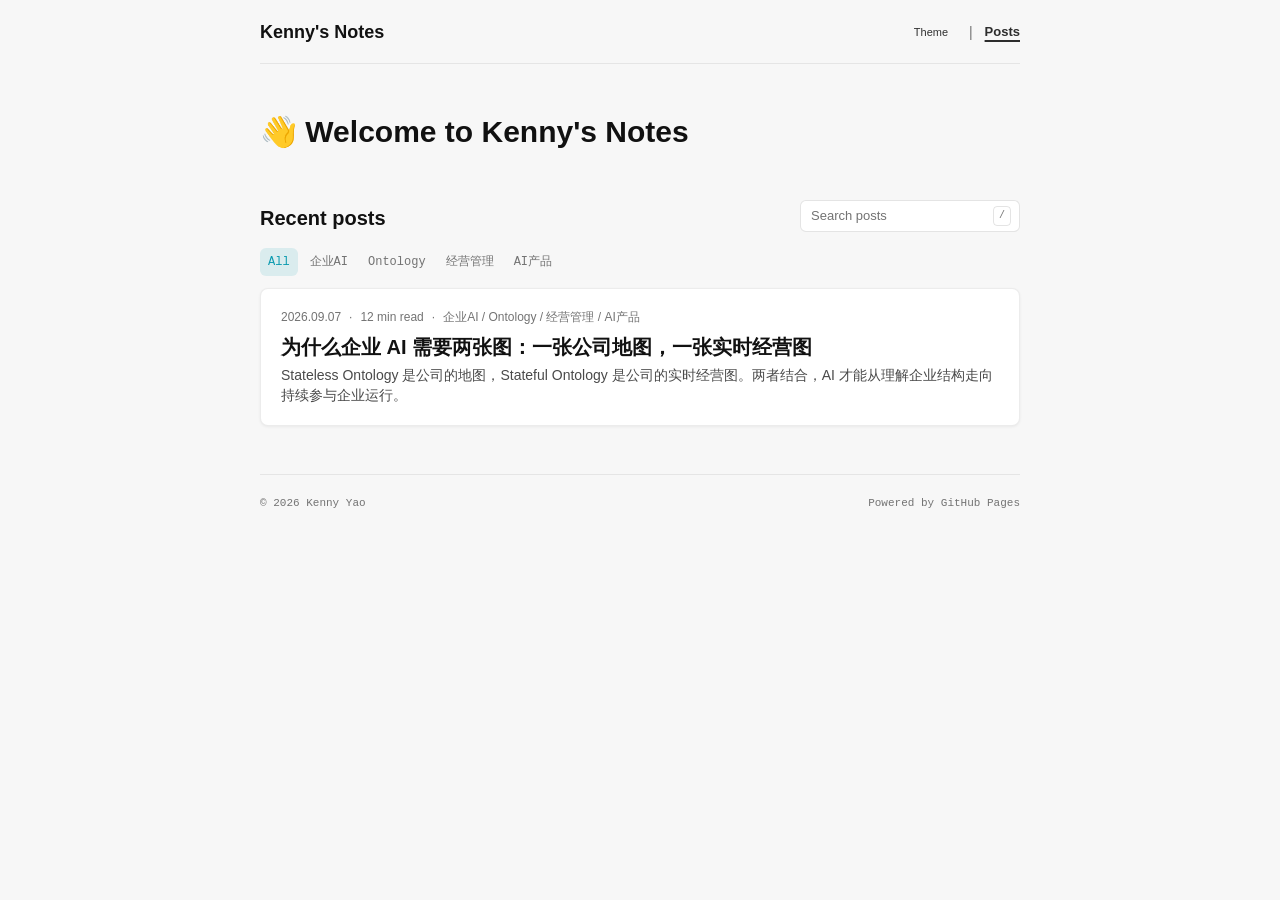
<file: index.html>
<!doctype html>
<html lang="zh-CN" data-theme="light">
  <head>
    <meta charset="UTF-8" />
    <meta name="viewport" content="width=device-width, initial-scale=1.0" />
    <meta name="description" content="Kenny Yao 的个人学习笔记与文章。" />
    <script>try{document.documentElement.dataset.theme=localStorage.getItem('kenny-theme')||'light'}catch(error){}</script>
    <title>Kenny's Notes</title>
    <link rel="stylesheet" href="styles.css?v=8" />
  </head>
  <body>
    <div class="site-wrap">
      <header class="site-header" aria-label="主导航">
        <a class="brand" href="#top">Kenny's Notes</a>
        <div class="header-actions"><button class="icon-button" id="theme-toggle" aria-label="切换深色模式" title="切换深色模式"><span aria-hidden="true">Theme</span></button><span class="divider" aria-hidden="true">|</span><nav class="top-nav" aria-label="页面导航"><a class="top-nav-link is-current" href="#writing">Posts</a></nav></div>
      </header>

      <main id="top">
        <section class="welcome" aria-labelledby="welcome-title"><h1 id="welcome-title">👋 Welcome to Kenny's Notes</h1></section>

        <section class="posts-section" id="writing" aria-labelledby="posts-title"><div class="posts-heading"><h2 id="posts-title">Recent posts</h2><label class="search-box"><input id="search-input" type="search" aria-label="搜索文章" placeholder="Search posts" autocomplete="off" /><kbd>/</kbd></label></div><div class="filter-row" id="tag-filters" aria-label="按主题筛选"></div><div class="article-grid" id="article-grid"></div><p class="empty-state" id="empty-state" role="status" aria-live="polite" hidden>No posts match your search.</p><button class="retry-button" id="retry-load" type="button" hidden>重试</button></section>
      </main>

      <footer class="site-footer"><span>© 2026 Kenny Yao</span><span>Powered by GitHub Pages</span></footer>
    </div>

    <script src="script.js?v=5"></script>
  </body>
</html>
</file>
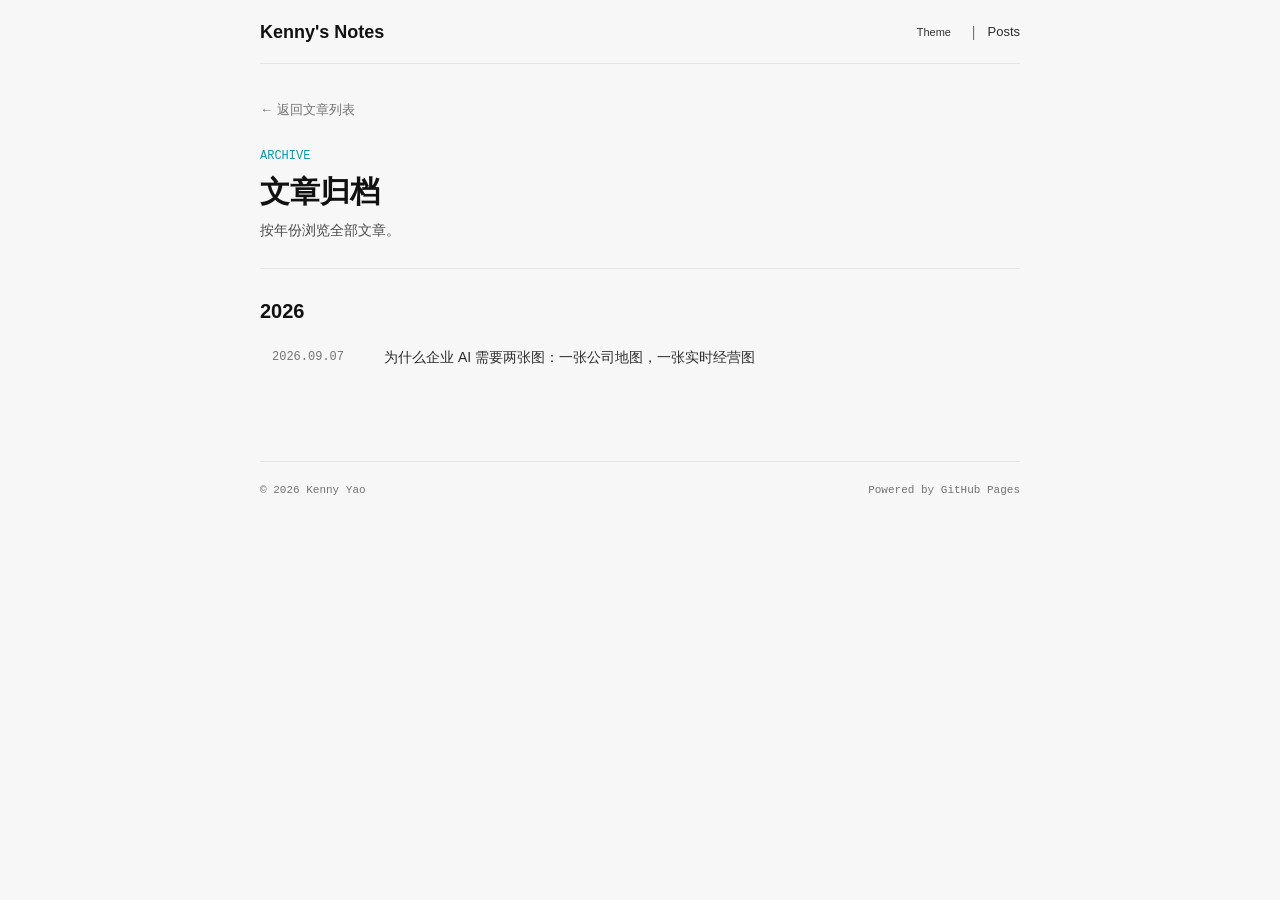
<file: archive.html>
<!doctype html>
<html lang="zh-CN" data-theme="light">
  <head>
    <meta charset="UTF-8" />
    <meta name="viewport" content="width=device-width, initial-scale=1.0" />
    <meta name="description" content="Kenny Yao 的文章归档。" />
    <script>try{document.documentElement.dataset.theme=localStorage.getItem('kenny-theme')||'light'}catch(error){}</script>
    <title>Archive · Kenny's Notes</title>
    <link rel="stylesheet" href="styles.css?v=8" />
  </head>
  <body>
    <div class="site-wrap">
      <header class="site-header" aria-label="主导航">
        <a class="brand" href="index.html#top">Kenny's Notes</a>
        <div class="header-actions"><button class="icon-button" id="theme-toggle" aria-label="切换深色模式" title="切换深色模式"><span aria-hidden="true">Theme</span></button><span class="divider" aria-hidden="true">|</span><nav class="top-nav" aria-label="页面导航"><a class="top-nav-link" href="index.html#writing">Posts</a></nav></div>
      </header>
      <main class="archive-page" id="top">
        <a class="post-back" href="index.html#writing">← 返回文章列表</a>
        <header class="page-heading"><p class="eyebrow">Archive</p><h1>文章归档</h1><p>按年份浏览全部文章。</p></header>
        <div id="archive-list" class="archive-list" aria-live="polite"><p class="post-state">Loading archive…</p></div>
        <button class="retry-button" id="retry-load" type="button" hidden>重试</button>
      </main>
      <footer class="site-footer"><span>© 2026 Kenny Yao</span><span>Powered by GitHub Pages</span></footer>
    </div>
    <script src="archive.js?v=1"></script>
  </body>
</html>
</file>
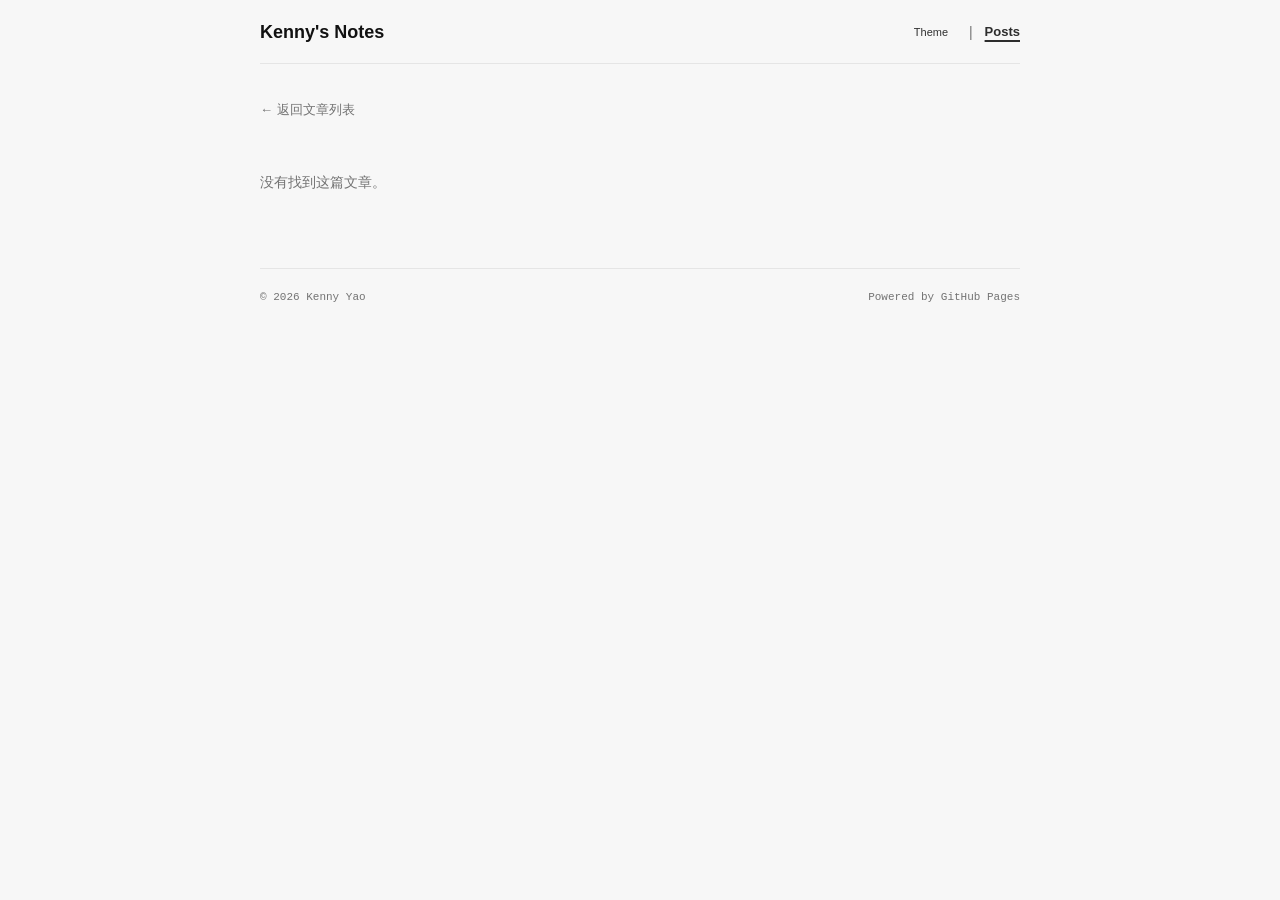
<file: post.html>
<!doctype html>
<html lang="zh-CN" data-theme="light">
  <head>
    <meta charset="UTF-8" />
    <meta name="viewport" content="width=device-width, initial-scale=1.0" />
    <meta name="description" content="Kenny Yao 的文章。" />
    <script>try{document.documentElement.dataset.theme=localStorage.getItem('kenny-theme')||'light'}catch(error){}</script>
    <title>Kenny's Notes</title>
    <link rel="stylesheet" href="styles.css?v=8" />
  </head>
  <body>
    <div class="site-wrap">
      <header class="site-header" aria-label="主导航">
        <a class="brand" href="index.html#top">Kenny's Notes</a>
        <div class="header-actions"><button class="icon-button" id="theme-toggle" aria-label="切换深色模式" title="切换深色模式"><span aria-hidden="true">Theme</span></button><span class="divider" aria-hidden="true">|</span><nav class="top-nav" aria-label="页面导航"><a class="top-nav-link is-current" href="index.html#writing">Posts</a></nav></div>
      </header>

      <main class="post-page" id="top">
        <a class="post-back" href="index.html#writing">← 返回文章列表</a>
        <p class="post-state" id="post-state" role="status" aria-live="polite">Loading article…</p>
        <button class="retry-button" id="retry-load" type="button" hidden>重试</button>
        <article class="post-article" id="post-article" hidden aria-labelledby="post-title">
          <header class="post-header">
            <div class="article-meta" id="post-meta"></div>
            <h1 id="post-title"></h1>
            <p class="post-excerpt" id="post-excerpt"></p>
            <div class="post-tools"><button class="reader-action" id="toc-toggle" type="button" aria-expanded="false" aria-controls="post-toc"><span>目录</span><kbd>Alt+C</kbd></button><button class="reader-action" id="copy-link" type="button">复制链接</button><span class="reader-share-status" id="share-status" role="status" aria-live="polite"></span></div>
          </header>
          <div class="post-shell"><aside class="reader-toc" id="post-toc" aria-label="文章目录" hidden></aside><div class="post-body"><div class="reader-content" id="post-content"></div><footer class="reader-footer"><div class="reader-nav"><a class="reader-nav-button" id="reader-prev" href="#" hidden></a><a class="reader-nav-button reader-nav-next" id="reader-next" href="#" hidden></a></div><div class="reader-footer-meta"><div class="reader-tags" id="reader-tags"></div></div></footer></div></div>
        </article>
      </main>

      <footer class="site-footer"><span>© 2026 Kenny Yao</span><span>Powered by GitHub Pages</span></footer>
    </div>
    <script src="post.js?v=2"></script>
  </body>
</html>
</file>
<file: styles.css>
:root {
  --cs-bg-base: #f7f7f7;
  --cs-bg-body: #ffffff;
  --cs-bg-card: #ffffff;
  --cs-bg-content: #ffffff;
  --cs-fill-hover: rgba(10, 10, 10, 0.045);
  --cs-fill-selected: rgba(10, 154, 175, 0.12);
  --cs-text-title: #111111;
  --cs-text-subtitle: #2d2d2d;
  --cs-text-body: #4a4a4a;
  --cs-text-describe: #737373;
  --cs-text-link: #0a9aaf;
  --cs-icon-default: #303030;
  --cs-border-subtle: rgba(10, 10, 10, 0.075);
  --cs-border: rgba(10, 10, 10, 0.11);
  --cs-border-strong: rgba(10, 10, 10, 0.18);
  --cs-accent: #0a9aaf;
  --cs-accent-hover: #087f90;
  --cs-accent-active: #006f7f;
  --cs-accent-soft: rgba(10, 154, 175, 0.12);
  --cs-on-accent: #ffffff;
  --cs-shadow-z1: 0 1px 3px rgba(10, 10, 10, 0.06);
  --cs-shadow-z2: 0 3px 10px rgba(10, 10, 10, 0.07);
  --cs-radius-1: 4px;
  --cs-radius-2: 6px;
  --cs-radius-3: 8px;
  --cs-font-ui: Inter, -apple-system, BlinkMacSystemFont, "Segoe UI", "PingFang SC", "Microsoft YaHei", sans-serif;
  --cs-font-mono: "SFMono-Regular", Consolas, "Liberation Mono", monospace;
}

html[data-theme="dark"] {
  --cs-bg-base: #0e0e0e;
  --cs-bg-body: #151515;
  --cs-bg-card: #1b1b1b;
  --cs-bg-content: #151515;
  --cs-fill-hover: rgba(255, 255, 255, 0.055);
  --cs-fill-selected: rgba(10, 154, 175, 0.16);
  --cs-text-title: #f4f4f4;
  --cs-text-subtitle: #dedede;
  --cs-text-body: #bcbcbc;
  --cs-text-describe: #939393;
  --cs-icon-default: #dedede;
  --cs-border-subtle: rgba(255, 255, 255, 0.09);
  --cs-border: rgba(255, 255, 255, 0.12);
  --cs-border-strong: rgba(255, 255, 255, 0.18);
  --cs-shadow-z1: 0 1px 3px rgba(0, 0, 0, 0.22);
  --cs-shadow-z2: 0 3px 12px rgba(0, 0, 0, 0.25);
}

* { box-sizing: border-box; }
html { scroll-behavior: smooth; }
body {
  margin: 0;
  background: var(--cs-bg-base);
  color: var(--cs-text-body);
  font: 14px/20px var(--cs-font-ui);
  -webkit-font-smoothing: antialiased;
}
a { color: inherit; }
button, input { font: inherit; }

.site-wrap { width: min(760px, calc(100% - 32px)); margin: 0 auto; }
.site-header {
  min-height: 64px;
  display: flex;
  align-items: center;
  justify-content: space-between;
  gap: 16px;
  border-bottom: 1px solid var(--cs-border-subtle);
}
.brand {
  display: inline-flex;
  align-items: center;
  color: var(--cs-text-title);
  font-size: 18px;
  line-height: 24px;
  font-weight: 600;
  text-decoration: none;
}
.header-actions, .top-nav { display: flex; align-items: center; }
.header-actions { gap: 12px; }
.top-nav { gap: 16px; }
.divider { color: var(--cs-text-describe); font-size: 14px; }
.top-nav-link {
  padding: 4px 0;
  color: var(--cs-text-subtitle);
  font-size: 13px;
  text-decoration: none;
}
.top-nav-link:hover { color: var(--cs-accent); }
.top-nav-link:focus-visible, .post-back:focus-visible {
  outline: 2px solid var(--cs-accent);
  outline-offset: 3px;
  border-radius: var(--cs-radius-1);
}
.top-nav-link.is-current {
  font-weight: 600;
  text-decoration: underline;
  text-decoration-thickness: 2px;
  text-underline-offset: 4px;
}
.icon-button {
  min-width: 52px;
  height: 32px;
  padding: 0 8px;
  border: 0;
  border-radius: var(--cs-radius-2);
  background: transparent;
  color: var(--cs-icon-default);
  cursor: pointer;
  font-size: 11px;
}
.icon-button:hover, .reader-action:hover, .reader-back:hover { background: var(--cs-fill-hover); color: var(--cs-accent); }
.icon-button:focus-visible, .reader-action:focus-visible, .reader-back:focus-visible, .reader-nav-button:focus-visible, .filter-button:focus-visible {
  outline: 2px solid var(--cs-accent);
  outline-offset: 2px;
}

.welcome { padding: 48px 0 36px; }
.welcome h1 {
  margin: 0 0 12px;
  color: var(--cs-text-title);
  font-size: 30px;
  line-height: 40px;
  font-weight: 600;
}

.posts-section { padding-bottom: 48px; }
.posts-heading {
  display: flex;
  align-items: end;
  justify-content: space-between;
  gap: 16px;
  margin-bottom: 12px;
}
.posts-heading h2, .page-heading h1 {
  margin: 0;
  color: var(--cs-text-title);
  font-weight: 600;
}
.posts-heading h2 { font-size: 20px; line-height: 28px; }
.search-box {
  width: 220px;
  height: 32px;
  display: flex;
  align-items: center;
  gap: 8px;
  padding: 0 8px;
  border: 1px solid var(--cs-border);
  border-radius: var(--cs-radius-2);
  background: var(--cs-bg-body);
  color: var(--cs-text-describe);
}
.search-box:focus-within { border-color: var(--cs-accent); box-shadow: 0 0 0 3px var(--cs-accent-soft); }
.search-label { font-size: 12px; }
.search-box input {
  min-width: 0;
  flex: 1;
  border: 0;
  outline: 0;
  background: transparent;
  color: var(--cs-text-body);
  font-size: 13px;
}
.search-box input::placeholder { color: var(--cs-text-describe); }
kbd {
  padding: 1px 5px;
  border: 1px solid var(--cs-border);
  border-radius: var(--cs-radius-1);
  color: var(--cs-text-describe);
  font: 10px/16px var(--cs-font-mono);
  white-space: nowrap;
}
.filter-row { display: flex; align-items: center; flex-wrap: wrap; gap: 4px; min-height: 36px; margin-bottom: 8px; }
.filter-button {
  height: 28px;
  padding: 0 8px;
  border: 0;
  border-radius: var(--cs-radius-2);
  background: transparent;
  color: var(--cs-text-describe);
  cursor: pointer;
  font: 12px/16px var(--cs-font-mono);
}
.filter-button:hover { background: var(--cs-fill-hover); color: var(--cs-text-subtitle); }
.filter-button.is-selected { background: var(--cs-fill-selected); color: var(--cs-accent); }
.article-grid { display: grid; gap: 12px; }
.article-item {
  display: block;
  padding: 20px;
  border: 1px solid var(--cs-border-subtle);
  border-radius: var(--cs-radius-3);
  background: var(--cs-bg-card);
  box-shadow: var(--cs-shadow-z1);
  text-decoration: none;
  transition: background-color 120ms ease, border-color 120ms ease, box-shadow 120ms ease;
}
.article-item:hover { border-color: var(--cs-border-strong); background: var(--cs-fill-hover); box-shadow: var(--cs-shadow-z2); }
.article-item:focus-visible { outline: 2px solid var(--cs-accent); outline-offset: 2px; }
.article-meta { display: flex; flex-wrap: wrap; align-items: center; gap: 8px; color: var(--cs-text-describe); font-size: 12px; line-height: 16px; }
.article-title { margin: 8px 0 4px; color: var(--cs-text-title); font-size: 20px; line-height: 28px; font-weight: 600; }
.article-item:hover .article-title { color: var(--cs-accent); }
.article-excerpt { display: -webkit-box; overflow: hidden; margin: 0; color: var(--cs-text-body); line-height: 20px; -webkit-box-orient: vertical; -webkit-line-clamp: 3; }
.empty-state, .post-state { padding: 24px 0; margin: 0; color: var(--cs-text-describe); }
.site-footer { display: flex; justify-content: space-between; gap: 16px; padding: 20px 0 28px; border-top: 1px solid var(--cs-border-subtle); color: var(--cs-text-describe); font: 11px/16px var(--cs-font-mono); }

.post-page, .archive-page { padding: 32px 0 52px; }
.post-back { display: inline-flex; align-items: center; margin-bottom: 24px; padding: 4px 0; color: var(--cs-text-describe); font-size: 13px; text-decoration: none; }
.post-back:hover { color: var(--cs-accent); }
.retry-button {
  margin: 0 0 24px;
  padding: 7px 12px;
  border: 1px solid var(--cs-border);
  border-radius: var(--cs-radius-2);
  background: var(--cs-bg-card);
  color: var(--cs-text-subtitle);
  cursor: pointer;
}
.retry-button:hover { border-color: var(--cs-accent); color: var(--cs-accent); }
.post-article[hidden] { display: none; }
.post-header { padding-bottom: 28px; border-bottom: 1px solid var(--cs-border-subtle); }
.post-header h1 { margin: 12px 0; color: var(--cs-text-title); font-size: 32px; line-height: 40px; font-weight: 600; }
.post-excerpt { max-width: 700px; margin: 0; color: var(--cs-text-body); font-size: 15px; line-height: 24px; }
.post-tools { display: flex; align-items: center; flex-wrap: wrap; gap: 8px; margin-top: 20px; }
.reader-action, .reader-back {
  min-height: 32px;
  display: inline-flex;
  align-items: center;
  gap: 8px;
  padding: 0 8px;
  border: 0;
  border-radius: var(--cs-radius-2);
  background: transparent;
  color: var(--cs-text-subtitle);
  cursor: pointer;
  font-size: 13px;
}
.reader-action:disabled { cursor: not-allowed; opacity: 0.5; }
.reader-share-status { min-height: 20px; color: var(--cs-accent); font-size: 12px; }
.post-shell { display: grid; grid-template-columns: minmax(0, 1fr); min-height: 0; }
.reader-toc { padding: 20px 16px; border-bottom: 1px solid var(--cs-border-subtle); }
.reader-toc:not([hidden]) { display: flex; flex-direction: column; gap: 4px; }
.reader-toc a { padding: 6px 8px; border-radius: var(--cs-radius-1); color: var(--cs-text-describe); font-size: 12px; line-height: 18px; text-decoration: none; }
.reader-toc a:hover { background: var(--cs-fill-hover); color: var(--cs-text-subtitle); }
.post-body { min-width: 0; padding: 32px 0 0; }
.reader-content { max-width: 700px; margin: 0 auto; }
.reader-content p { margin: 0 0 18px; color: var(--cs-text-body); font-size: 16px; line-height: 28px; }
.reader-content h2 { scroll-margin-top: 24px; margin: 40px 0 16px; color: var(--cs-text-title); font-size: 22px; line-height: 30px; font-weight: 600; }
.reader-content h2:first-child { margin-top: 0; }
.reader-content h2:focus-visible { outline: 2px solid var(--cs-accent); outline-offset: 4px; border-radius: var(--cs-radius-1); }
.reader-list { margin: 0 0 20px; padding-left: 24px; color: var(--cs-text-body); font-size: 16px; line-height: 28px; }
.reader-list li { padding-left: 4px; }
blockquote { margin: 0 0 20px; padding: 12px 16px; border-left: 3px solid var(--cs-accent); background: var(--cs-fill-hover); color: var(--cs-text-subtitle); }
.reader-rule { margin: 32px 0; border: 0; border-top: 1px solid var(--cs-border-subtle); }
.reader-code { overflow: auto; margin: 0 0 20px; padding: 16px; border: 1px solid var(--cs-border-subtle); border-radius: var(--cs-radius-2); background: var(--cs-bg-base); color: var(--cs-text-subtitle); font: 12px/20px var(--cs-font-mono); white-space: pre; }
.reader-footer { max-width: 700px; margin: 44px auto 0; padding-top: 20px; border-top: 1px solid var(--cs-border-subtle); }
.reader-nav { display: grid; grid-template-columns: repeat(2, minmax(0, 1fr)); gap: 12px; }
.reader-nav[hidden], .reader-nav-button[hidden] { display: none !important; }
.reader-nav-button { min-height: 64px; display: flex; flex-direction: column; align-items: flex-start; gap: 4px; padding: 10px 12px; border: 1px solid var(--cs-border-subtle); border-radius: var(--cs-radius-2); background: var(--cs-bg-card); color: var(--cs-text-subtitle); text-align: left; text-decoration: none; cursor: pointer; }
.reader-nav-button:hover { border-color: var(--cs-border-strong); background: var(--cs-fill-hover); }
.reader-nav-next { align-items: flex-end; text-align: right; }
.reader-nav-label { color: var(--cs-text-describe); font: 12px/16px var(--cs-font-mono); }
.reader-nav-button strong { font-size: 13px; line-height: 18px; font-weight: 600; }
.reader-footer-meta { display: flex; align-items: center; justify-content: space-between; gap: 12px; margin-top: 16px; }
.reader-tags { display: flex; flex-wrap: wrap; gap: 8px; color: var(--cs-text-describe); font: 12px/16px var(--cs-font-mono); }

.page-heading { padding-bottom: 28px; border-bottom: 1px solid var(--cs-border-subtle); }
.page-heading .eyebrow { margin: 0 0 8px; color: var(--cs-accent); font: 12px/16px var(--cs-font-mono); text-transform: uppercase; }
.page-heading h1 { font-size: 30px; line-height: 40px; }
.page-heading > p:last-child { margin: 8px 0 0; color: var(--cs-text-body); }
.archive-list { padding-top: 28px; }
.archive-group { margin-bottom: 32px; }
.archive-group h2 { margin: 0 0 12px; color: var(--cs-text-title); font: 600 20px/28px var(--cs-font-ui); }
.archive-items { display: grid; gap: 4px; }
.archive-item { display: grid; grid-template-columns: 96px minmax(0, 1fr); gap: 16px; padding: 10px 12px; border-radius: var(--cs-radius-2); color: var(--cs-text-subtitle); text-decoration: none; }
.archive-item:hover { background: var(--cs-fill-hover); color: var(--cs-accent); }
.archive-item time { color: var(--cs-text-describe); font: 12px/20px var(--cs-font-mono); }

@media (min-width: 800px) {
  .post-shell:has(.reader-toc:not([hidden])) { grid-template-columns: 220px minmax(0, 1fr); }
  .post-shell .reader-toc:not([hidden]) { position: sticky; top: 20px; align-self: start; max-height: calc(100vh - 40px); overflow: auto; border-right: 1px solid var(--cs-border-subtle); border-bottom: 0; }
}

@media (max-width: 799px) {
  .site-wrap { width: min(100% - 24px, 760px); }
  .site-header { min-height: 60px; align-items: flex-start; padding: 16px 0; }
  .header-actions { align-items: flex-start; gap: 8px; }
  .top-nav { gap: 12px; }
  .top-nav-link { font-size: 12px; }
  .divider { display: none; }
  .welcome { padding: 32px 0 28px; }
  .welcome h1 { font-size: 26px; line-height: 36px; }
  .posts-heading { display: block; }
  .posts-heading h2 { margin-bottom: 12px; }
  .search-box { width: 100%; }
  .article-item { padding: 16px; }
  .article-title { font-size: 18px; line-height: 24px; }
  .post-page, .archive-page { padding-top: 20px; }
  .post-header h1 { font-size: 26px; line-height: 34px; }
  .post-excerpt { font-size: 14px; line-height: 22px; }
  .post-body { padding-top: 24px; }
  .reader-content p, .reader-list { font-size: 15px; line-height: 26px; }
  .reader-content h2 { margin-top: 32px; font-size: 19px; line-height: 27px; }
  .reader-nav { grid-template-columns: 1fr; }
  .reader-nav-next { align-items: flex-start; text-align: left; }
  .reader-footer-meta { align-items: flex-start; flex-direction: column; }
  .post-shell .reader-toc { padding: 16px 0 20px; }
  .archive-item { grid-template-columns: 84px minmax(0, 1fr); gap: 12px; }
  .site-footer { align-items: flex-start; }
  .site-footer span:last-child { text-align: right; }
}

@media (prefers-reduced-motion: reduce) {
  *, *::before, *::after { scroll-behavior: auto !important; transition-duration: 0.01ms !important; animation-duration: 0.01ms !important; animation-iteration-count: 1 !important; }
}
</file>
